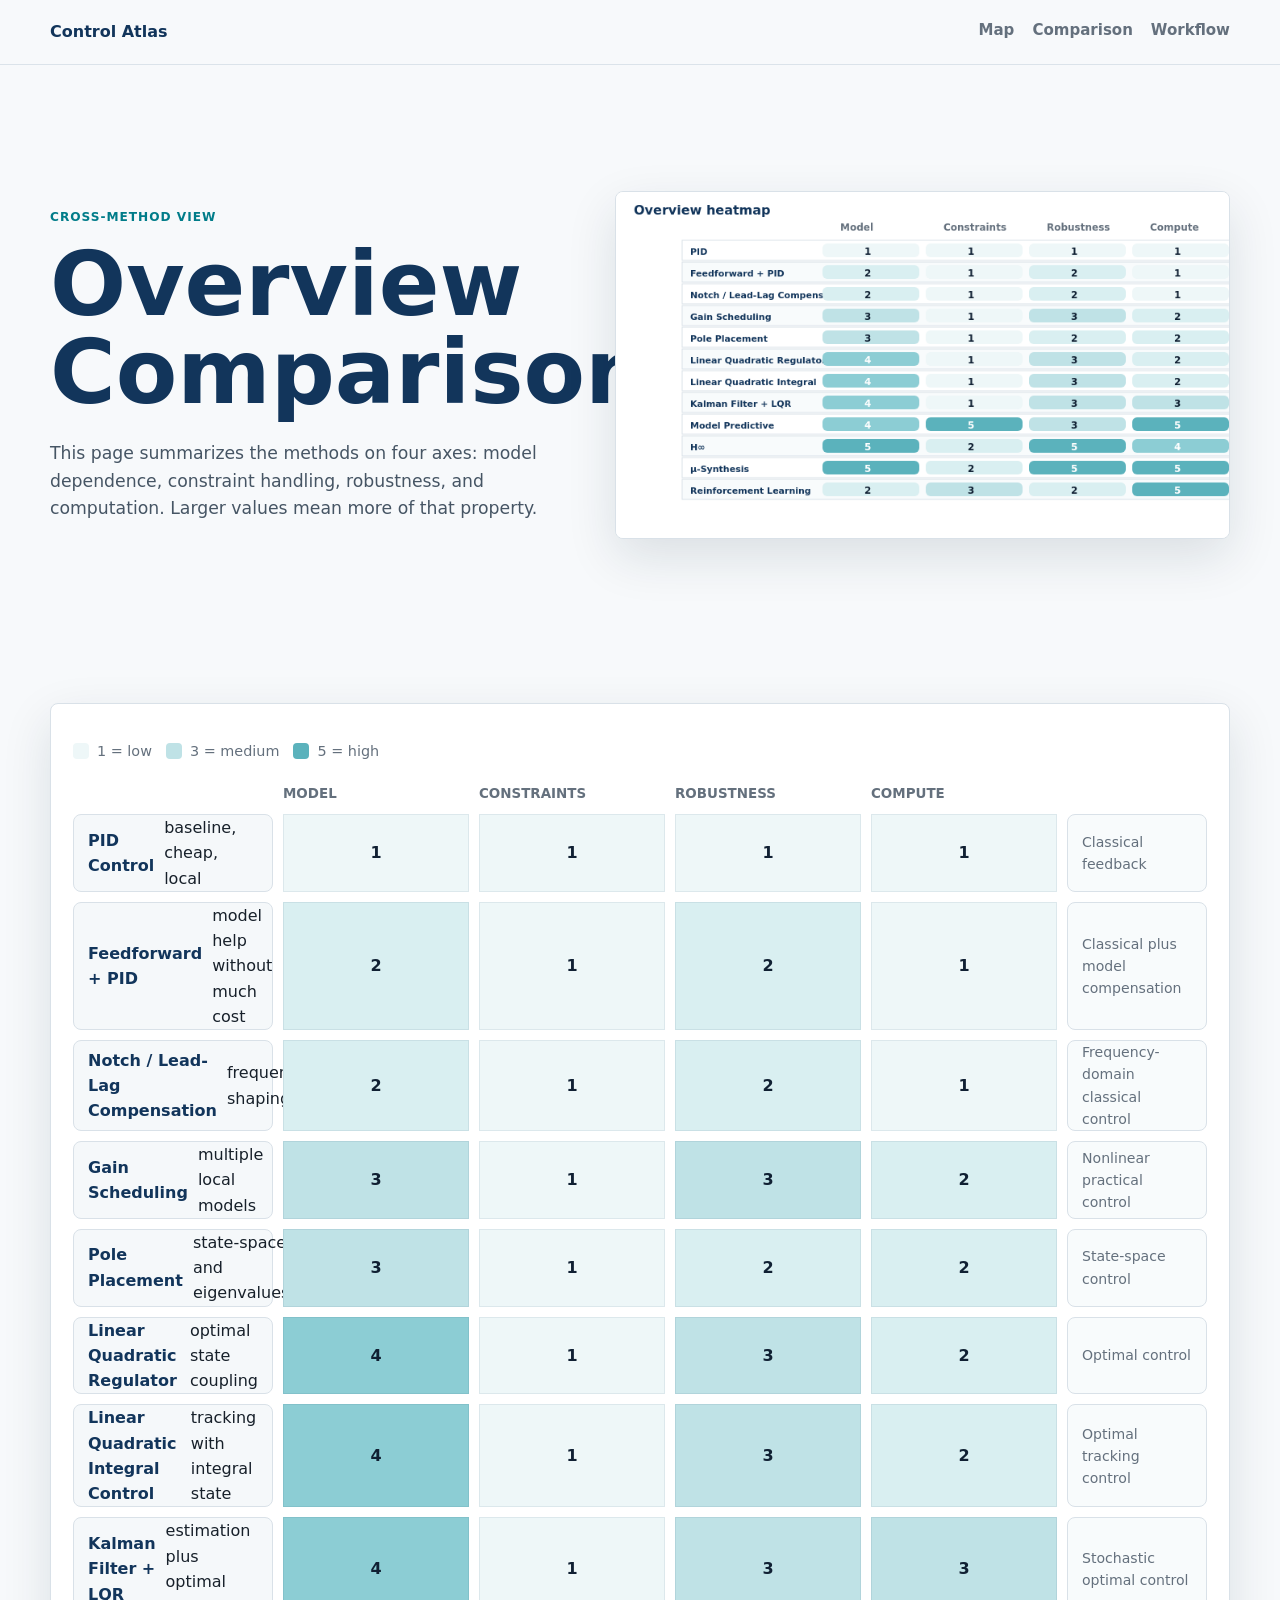
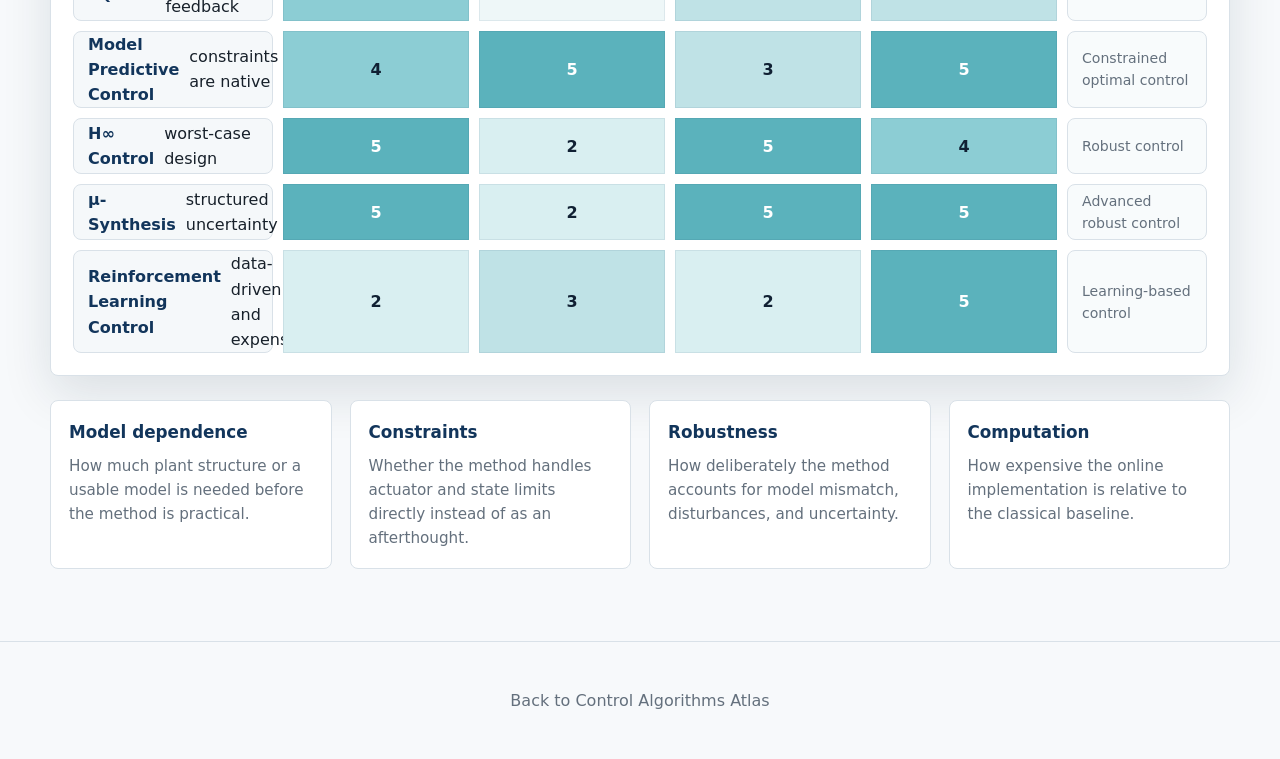
<file: overview.html>
<!doctype html>
<html lang="en">
  <head>
    <meta charset="utf-8" />
    <meta name="viewport" content="width=device-width, initial-scale=1" />
    <title>Overview Comparison</title>
    <meta name="description" content="A visual overview comparing control methods by model dependence, constraints, robustness, and computation." />
    <link rel="stylesheet" href="assets/styles.css" />
  </head>
  <body>
    <header class="site-header">
      <nav class="nav" aria-label="Primary navigation">
        <a class="brand" href="index.html">Control Atlas</a>
        <div class="nav-links">
          <a href="index.html#map">Map</a>
          <a href="index.html#comparison">Comparison</a>
          <a href="index.html#workflow">Workflow</a>
        </div>
      </nav>
    </header>

    <main>
      <section class="hero overview-hero">
        <div class="hero-copy">
          <p class="eyebrow">Cross-method view</p>
          <h1>Overview Comparison</h1>
          <p>
            This page summarizes the methods on four axes: model dependence, constraint handling, robustness, and computation. Larger values mean more of that property.
          </p>
        </div>
        <div class="hero-panel">
          <canvas id="overviewCanvas" width="760" height="430" aria-label="Overview heatmap and score chart"></canvas>
        </div>
      </section>

      <section class="overview-layout">
        <div class="overview-card">
          <div class="overview-legend">
            <span class="legend-chip"><i class="legend-swatch score-1"></i> 1 = low</span>
            <span class="legend-chip"><i class="legend-swatch score-3"></i> 3 = medium</span>
            <span class="legend-chip"><i class="legend-swatch score-5"></i> 5 = high</span>
          </div>
          <div class="overview-chart" id="overviewChart"></div>
        </div>

        <div class="overview-intro">
          <div class="metric-card">
            <h3>Model dependence</h3>
            <p>How much plant structure or a usable model is needed before the method is practical.</p>
          </div>
          <div class="metric-card">
            <h3>Constraints</h3>
            <p>Whether the method handles actuator and state limits directly instead of as an afterthought.</p>
          </div>
          <div class="metric-card">
            <h3>Robustness</h3>
            <p>How deliberately the method accounts for model mismatch, disturbances, and uncertainty.</p>
          </div>
          <div class="metric-card">
            <h3>Computation</h3>
            <p>How expensive the online implementation is relative to the classical baseline.</p>
          </div>
        </div>
      </section>
    </main>

    <footer class="footer">
      <p><a href="index.html">Back to Control Algorithms Atlas</a></p>
    </footer>

    <script src="assets/algorithms.js"></script>
    <script src="assets/overview.js"></script>
  </body>
</html>
</file>
<file: assets/styles.css>
:root {
  color-scheme: light;
  --ink: #17202a;
  --muted: #64707d;
  --line: #d9e1e8;
  --paper: #f7f9fb;
  --panel: #ffffff;
  --navy: #12355b;
  --teal: #007c89;
  --green: #348f6c;
  --red: #c65345;
  --gold: #b77a1b;
  --code: #102033;
  --shadow: 0 18px 50px rgba(20, 39, 59, 0.12);
}

* {
  box-sizing: border-box;
}

html {
  scroll-behavior: smooth;
}

body {
  margin: 0;
  background: var(--paper);
  color: var(--ink);
  font-family:
    Inter, ui-sans-serif, system-ui, -apple-system, BlinkMacSystemFont, "Segoe UI",
    sans-serif;
  line-height: 1.58;
}

a {
  color: inherit;
  text-decoration: none;
}

code {
  font-family: "SFMono-Regular", Consolas, "Liberation Mono", monospace;
}

.site-header {
  position: sticky;
  top: 0;
  z-index: 20;
  border-bottom: 1px solid rgba(217, 225, 232, 0.9);
  background: rgba(247, 249, 251, 0.92);
  backdrop-filter: blur(18px);
}

.nav {
  display: flex;
  align-items: center;
  justify-content: space-between;
  gap: 24px;
  width: min(1180px, calc(100% - 32px));
  min-height: 64px;
  margin: 0 auto;
}

.brand {
  color: var(--navy);
  font-weight: 800;
  letter-spacing: 0;
  white-space: nowrap;
}

.nav-links {
  display: flex;
  align-items: center;
  gap: 18px;
  color: var(--muted);
  font-size: 0.94rem;
  font-weight: 650;
}

.nav-links a {
  border-bottom: 2px solid transparent;
}

.nav-links a:hover,
.nav-links a.is-active {
  color: var(--teal);
  border-color: var(--teal);
}

.hero {
  display: grid;
  grid-template-columns: minmax(0, 0.92fr) minmax(420px, 1.08fr);
  gap: 42px;
  align-items: center;
  width: min(1180px, calc(100% - 32px));
  min-height: calc(100svh - 64px);
  margin: 0 auto;
  padding: 54px 0 38px;
}

.atlas-hero {
  min-height: calc(92svh - 64px);
}

.hero-copy h1 {
  max-width: 760px;
  margin: 0;
  color: var(--navy);
  font-size: clamp(2.25rem, 7vw, 5.8rem);
  line-height: 0.98;
  letter-spacing: 0;
}

.hero-copy p:last-child {
  max-width: 660px;
  margin: 24px 0 0;
  color: #465564;
  font-size: 1.08rem;
}

.eyebrow {
  margin: 0 0 14px;
  color: var(--teal);
  font-size: 0.76rem;
  font-weight: 800;
  letter-spacing: 0.08em;
  text-transform: uppercase;
}

.hero-panel,
.canvas-shell {
  overflow: hidden;
  border: 1px solid var(--line);
  border-radius: 8px;
  background: var(--panel);
  box-shadow: var(--shadow);
}

.hero-panel canvas,
.canvas-shell canvas {
  display: block;
  width: 100%;
  height: auto;
}

.section {
  width: min(1180px, calc(100% - 32px));
  margin: 0 auto;
  padding: 72px 0;
}

.section-heading {
  max-width: 850px;
  margin-bottom: 28px;
}

.section-heading h2 {
  margin: 0;
  color: var(--navy);
  font-size: clamp(1.8rem, 4vw, 3.3rem);
  line-height: 1.05;
  letter-spacing: 0;
}

.section-heading p:last-child {
  margin: 18px 0 0;
  color: var(--muted);
  font-size: 1.03rem;
}

.simulator {
  border: 1px solid var(--line);
  border-radius: 8px;
  background: var(--panel);
  box-shadow: var(--shadow);
}

.sim-toolbar {
  display: flex;
  flex-wrap: wrap;
  gap: 8px;
  padding: 16px;
  border-bottom: 1px solid var(--line);
}

.mode {
  min-height: 38px;
  border: 1px solid var(--line);
  border-radius: 6px;
  background: #f5f8fa;
  color: #334151;
  font: inherit;
  font-size: 0.9rem;
  font-weight: 750;
  cursor: pointer;
}

.mode:hover {
  border-color: var(--teal);
}

.mode.is-active {
  border-color: var(--teal);
  background: var(--teal);
  color: #fff;
}

.sim-grid {
  display: grid;
  grid-template-columns: minmax(0, 1fr) 260px;
  gap: 18px;
  padding: 18px;
}

.canvas-shell {
  box-shadow: none;
}

.metrics {
  border-left: 1px solid var(--line);
  padding-left: 18px;
}

.metrics h3 {
  margin: 0 0 12px;
  color: var(--navy);
  font-size: 1.25rem;
}

.metrics dl {
  display: grid;
  gap: 10px;
  margin: 0;
}

.metrics dl div {
  display: flex;
  justify-content: space-between;
  gap: 16px;
  border-bottom: 1px solid #edf1f4;
  padding-bottom: 8px;
}

.metrics dt {
  color: var(--muted);
  font-size: 0.84rem;
}

.metrics dd {
  margin: 0;
  color: var(--ink);
  font-weight: 800;
}

.metrics p {
  margin: 18px 0 0;
  color: var(--muted);
  font-size: 0.94rem;
}

.algorithm {
  margin-top: 22px;
  padding: 28px;
  border: 1px solid var(--line);
  border-radius: 8px;
  background: var(--panel);
  box-shadow: 0 8px 28px rgba(20, 39, 59, 0.06);
}

.algorithm h3 {
  margin: 0 0 12px;
  color: var(--navy);
  font-size: clamp(1.25rem, 2.2vw, 1.8rem);
  letter-spacing: 0;
}

.algorithm p {
  margin: 12px 0 0;
  color: #3d4c5c;
}

.formula {
  overflow-x: auto;
  margin: 16px 0;
  padding: 14px 16px;
  border-left: 4px solid var(--teal);
  background: #eef7f8;
  color: #16384c;
  font-size: 0.94rem;
}

.formula.math {
  font-size: 1.05rem;
}

.formula mjx-container {
  overflow-x: auto;
  overflow-y: hidden;
  max-width: 100%;
}

pre {
  overflow-x: auto;
  margin: 18px 0 0;
  border-radius: 8px;
  background: var(--code);
}

pre code {
  display: block;
  padding: 18px;
  color: #e8f0f8;
  font-size: 0.88rem;
  line-height: 1.55;
}

.table-wrap {
  overflow-x: auto;
  border: 1px solid var(--line);
  border-radius: 8px;
  background: var(--panel);
  box-shadow: var(--shadow);
}

table {
  width: 100%;
  min-width: 900px;
  border-collapse: collapse;
}

th,
td {
  padding: 14px 16px;
  border-bottom: 1px solid var(--line);
  text-align: left;
  vertical-align: top;
}

th {
  background: #eef3f6;
  color: var(--navy);
  font-size: 0.85rem;
  text-transform: uppercase;
}

td {
  color: #3f4d5b;
}

tbody tr:last-child td {
  border-bottom: 0;
}

.choice-grid {
  display: grid;
  grid-template-columns: repeat(4, minmax(0, 1fr));
  gap: 18px;
}

.choice-grid > div {
  min-height: 210px;
  padding: 22px;
  border: 1px solid var(--line);
  border-radius: 8px;
  background: var(--panel);
  box-shadow: 0 8px 28px rgba(20, 39, 59, 0.06);
}

.choice-grid h3 {
  margin: 0 0 10px;
  color: var(--navy);
  font-size: 1.08rem;
}

.choice-grid p {
  margin: 0;
  color: var(--muted);
  font-size: 0.96rem;
}

.algorithm-grid {
  display: grid;
  grid-template-columns: repeat(3, minmax(0, 1fr));
  gap: 18px;
}

.algo-card {
  display: flex;
  min-height: 220px;
  flex-direction: column;
  justify-content: space-between;
  border: 1px solid var(--line);
  border-radius: 8px;
  background: var(--panel);
  padding: 22px;
  box-shadow: 0 8px 28px rgba(20, 39, 59, 0.06);
  transition: transform 160ms ease, border-color 160ms ease;
}

.algo-card:hover {
  border-color: var(--teal);
  transform: translateY(-3px);
}

.algo-card span {
  color: var(--teal);
  font-weight: 900;
}

.algo-card h3 {
  margin: 18px 0 8px;
  color: var(--navy);
  font-size: 1.22rem;
  line-height: 1.2;
}

.algo-card p {
  margin: 0;
  color: #465564;
}

.algo-card small {
  margin-top: 18px;
  color: var(--muted);
  font-weight: 800;
  text-transform: uppercase;
}

.workflow {
  display: grid;
  grid-template-columns: repeat(4, minmax(0, 1fr));
  gap: 18px;
}

.workflow > div {
  border: 1px solid var(--line);
  border-radius: 8px;
  background: var(--panel);
  padding: 22px;
}

.workflow span {
  display: inline-grid;
  width: 34px;
  height: 34px;
  place-items: center;
  border-radius: 50%;
  background: var(--teal);
  color: #fff;
  font-weight: 900;
}

.workflow h3 {
  margin: 18px 0 8px;
  color: var(--navy);
}

.workflow p {
  margin: 0;
  color: var(--muted);
}

.detail-hero {
  display: grid;
  grid-template-columns: minmax(0, 1fr) 320px;
  gap: 28px;
  align-items: start;
  width: min(1180px, calc(100% - 32px));
  margin: 0 auto;
  padding: 64px 0 30px;
}

.detail-hero h1 {
  max-width: 900px;
  margin: 0;
  color: var(--navy);
  font-size: clamp(2.2rem, 6vw, 5rem);
  line-height: 1;
  letter-spacing: 0;
}

.detail-hero p {
  max-width: 780px;
  color: #465564;
  font-size: 1.08rem;
}

.detail-card,
.content-panel,
.demo-shell {
  border: 1px solid var(--line);
  border-radius: 8px;
  background: var(--panel);
  box-shadow: 0 8px 28px rgba(20, 39, 59, 0.06);
}

.detail-card {
  padding: 22px;
}

.detail-card h2 {
  margin: 0 0 14px;
  color: var(--navy);
  font-size: 1.18rem;
}

.detail-card dl,
.detail-card dd {
  margin: 0;
}

.detail-card dl div {
  border-top: 1px solid var(--line);
  padding: 12px 0;
}

.detail-card dt {
  color: var(--muted);
  font-size: 0.84rem;
  font-weight: 800;
  text-transform: uppercase;
}

.detail-card dd {
  color: var(--ink);
  font-weight: 750;
}

.detail-layout {
  display: grid;
  grid-template-columns: minmax(0, 1fr) 360px;
  gap: 22px;
  width: min(1180px, calc(100% - 32px));
  margin: 0 auto;
  padding: 42px 0;
}

.content-panel {
  padding: 28px;
}

.content-panel h2,
.content-panel h3 {
  color: var(--navy);
  letter-spacing: 0;
}

.content-panel h2 {
  margin: 0 0 14px;
  font-size: 2rem;
}

.content-panel h3 {
  margin: 24px 0 10px;
  font-size: 1.2rem;
}

.content-panel p,
.content-panel li {
  color: #3d4c5c;
}

.content-panel ul {
  padding-left: 20px;
}

.compact-panel {
  align-self: start;
}

.demo-shell {
  overflow: hidden;
}

.demo-shell canvas {
  display: block;
  width: 100%;
  height: auto;
}

.reference-list {
  display: grid;
  gap: 12px;
}

.reference-list a {
  display: block;
  border: 1px solid var(--line);
  border-radius: 8px;
  background: var(--panel);
  padding: 16px 18px;
  color: var(--navy);
  font-weight: 750;
}

.reference-list a:hover {
  border-color: var(--teal);
  color: var(--teal);
}

.insight-grid {
  display: grid;
  grid-template-columns: repeat(3, minmax(0, 1fr));
  gap: 18px;
}

.insight-grid > div {
  border: 1px solid var(--line);
  border-radius: 8px;
  background: var(--panel);
  padding: 22px;
  box-shadow: 0 8px 28px rgba(20, 39, 59, 0.06);
}

.insight-grid p {
  margin: 0;
  color: #3d4c5c;
}

.wide-panel p {
  font-size: 1.02rem;
}

.compare-note {
  border-top: 4px solid var(--red);
}

.legend-row {
  display: flex;
  flex-wrap: wrap;
  gap: 18px;
  align-items: center;
  margin: -10px 0 14px;
  color: #465564;
  font-size: 0.92rem;
  font-weight: 750;
}

.legend-line {
  display: inline-block;
  width: 34px;
  height: 3px;
  margin-right: 8px;
  vertical-align: middle;
}

.pid-line {
  background: var(--red);
}

.method-line {
  background: var(--teal);
}

.effort-line {
  background: var(--gold);
}

.footer {
  border-top: 1px solid var(--line);
  padding: 30px 16px;
  color: var(--muted);
  text-align: center;
}

@media (max-width: 920px) {
  .hero {
    grid-template-columns: 1fr;
    min-height: auto;
    padding-top: 44px;
  }

  .hero-panel {
    max-height: 420px;
  }

  .sim-grid {
    grid-template-columns: 1fr;
  }

  .metrics {
    border-left: 0;
    border-top: 1px solid var(--line);
    padding: 18px 0 0;
  }

  .choice-grid {
    grid-template-columns: repeat(2, minmax(0, 1fr));
  }

  .algorithm-grid,
  .workflow,
  .insight-grid {
    grid-template-columns: repeat(2, minmax(0, 1fr));
  }

  .detail-hero,
  .detail-layout {
    grid-template-columns: 1fr;
  }
}

@media (max-width: 640px) {
  .nav {
    align-items: flex-start;
    flex-direction: column;
    gap: 10px;
    padding: 12px 0;
  }

  .nav-links {
    width: 100%;
    overflow-x: auto;
    padding-bottom: 4px;
    white-space: nowrap;
  }

  .hero,
  .section {
    width: min(100% - 22px, 1180px);
  }

  .algorithm {
    padding: 20px;
  }

  .sim-toolbar {
    gap: 6px;
    padding: 12px;
  }

  .mode {
    flex: 1 1 46%;
    padding: 0 8px;
    font-size: 0.82rem;
  }

  .choice-grid {
    grid-template-columns: 1fr;
  }

  .algorithm-grid,
  .workflow,
  .insight-grid {
    grid-template-columns: 1fr;
  }

  .detail-hero,
  .detail-layout {
    width: min(100% - 22px, 1180px);
  }

  .content-panel,
  .detail-card {
    padding: 20px;
  }
}


.overview-hero {
  min-height: calc(72svh - 64px);
}

.overview-layout {
  width: min(1180px, calc(100% - 32px));
  margin: 0 auto;
  padding: 54px 0 72px;
}

.overview-card {
  border: 1px solid var(--line);
  border-radius: 8px;
  background: var(--panel);
  box-shadow: var(--shadow);
  padding: 22px;
}

.overview-chart {
  display: grid;
  gap: 10px;
}

.overview-axis,
.overview-row {
  display: grid;
  grid-template-columns: 200px repeat(4, minmax(0, 1fr)) 140px;
  gap: 10px;
  align-items: stretch;
}

.overview-axis {
  color: var(--muted);
  font-size: 0.84rem;
  font-weight: 800;
  text-transform: uppercase;
}

.overview-cell,
.overview-label,
.overview-meta {
  min-height: 56px;
  display: flex;
  align-items: center;
  border-radius: 8px;
}

.overview-label {
  padding: 0 14px;
  border: 1px solid var(--line);
  background: #f5f8fa;
  justify-content: space-between;
  gap: 10px;
}

.overview-label a {
  color: var(--navy);
  font-weight: 800;
}

.overview-meta {
  padding: 0 14px;
  border: 1px solid var(--line);
  background: #f8fbfc;
  color: var(--muted);
  font-size: 0.88rem;
}

.overview-score {
  display: grid;
  place-items: center;
  border: 1px solid rgba(18, 53, 91, 0.08);
  font-weight: 900;
  color: #102033;
}

.score-1 { background: #eef7f8; }
.score-2 { background: #d9eff1; }
.score-3 { background: #bfe2e6; }
.score-4 { background: #8ccdd4; }
.score-5 { background: #5bb2bc; color: #ffffff; }

.overview-intro {
  display: grid;
  grid-template-columns: repeat(4, minmax(0, 1fr));
  gap: 18px;
  margin-top: 24px;
}

.metric-card {
  border: 1px solid var(--line);
  border-radius: 8px;
  background: var(--panel);
  padding: 18px;
}

.metric-card h3 {
  margin: 0 0 8px;
  color: var(--navy);
  font-size: 1.05rem;
}

.metric-card p {
  margin: 0;
  color: var(--muted);
  font-size: 0.95rem;
}

.overview-legend {
  display: flex;
  flex-wrap: wrap;
  gap: 14px;
  margin: 14px 0 20px;
  color: var(--muted);
  font-size: 0.9rem;
}

.legend-chip {
  display: inline-flex;
  align-items: center;
  gap: 8px;
}

.legend-swatch {
  width: 16px;
  height: 16px;
  border-radius: 4px;
}

@media (max-width: 920px) {
  .overview-axis,
  .overview-row {
    grid-template-columns: 1fr;
  }

  .overview-label,
  .overview-cell,
  .overview-meta {
    min-height: 46px;
  }

  .overview-intro {
    grid-template-columns: repeat(2, minmax(0, 1fr));
  }
}

@media (max-width: 640px) {
  .overview-intro {
    grid-template-columns: 1fr;
  }
}
</file>
